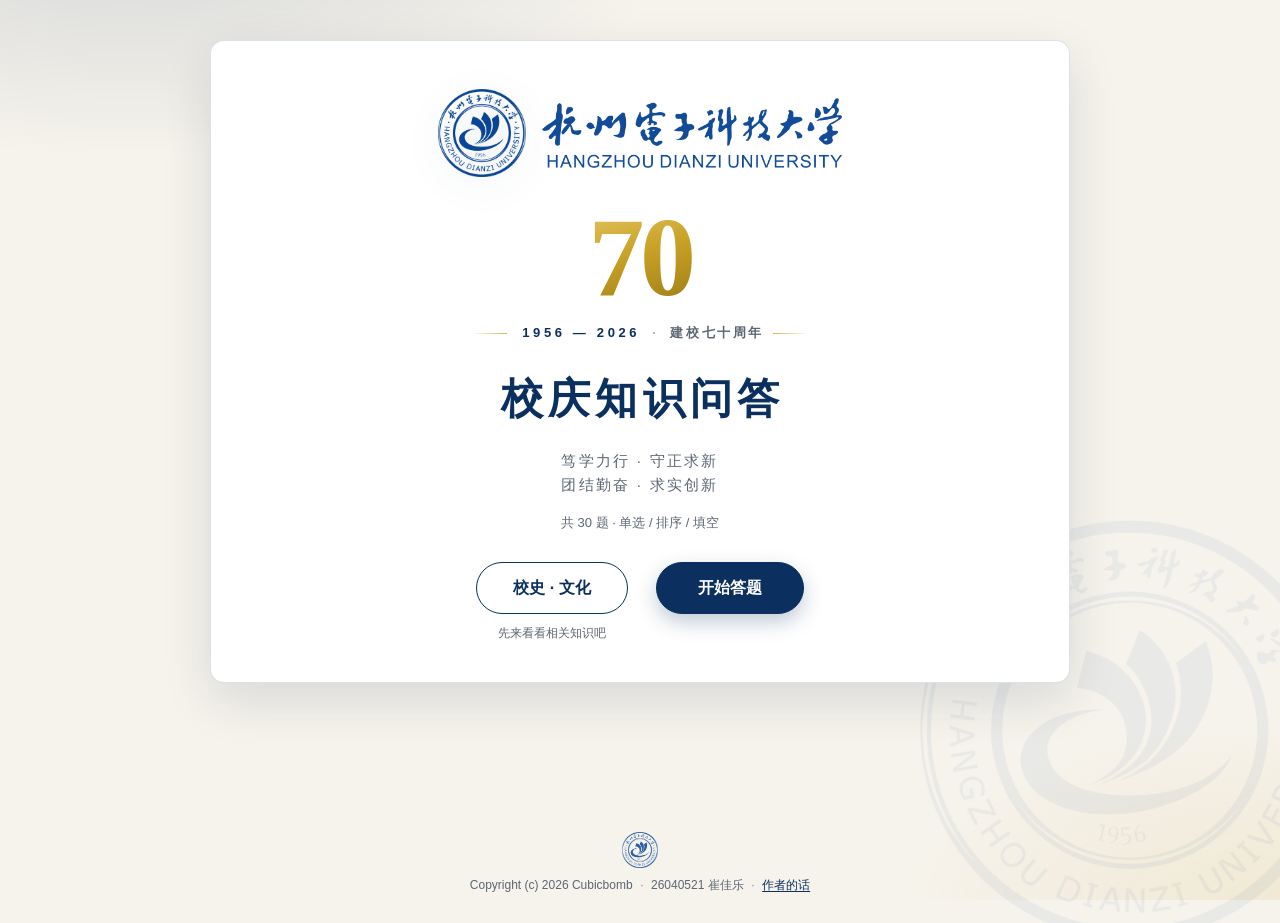
<file: index.html>
<!DOCTYPE html>
<html lang="zh-CN">
  <head>
    <meta charset="UTF-8" />
    <meta name="viewport" content="width=device-width, initial-scale=1.0" />
    <title>杭州电子科技大学 70 周年知识问答</title>
    <link rel="icon" type="image/png" href="assets/favicon.png" />
    <link rel="stylesheet" href="styles.css" />
  </head>
  <body>
    <div class="page-bg" aria-hidden="true"></div>
    <div class="page-emblem" aria-hidden="true">
      <img src="assets/emblem-t.png" alt="" width="520" height="520" />
    </div>
    <main id="app" class="app">
      <!-- 封面 -->
      <section id="screen-cover" class="screen cover">
        <div class="cover-brand">
          <img
            class="cover-emblem"
            src="assets/emblem-t.png"
            alt="杭州电子科技大学校徽"
            width="88"
            height="88"
            decoding="async"
          />
          <img
            class="cover-wordmark"
            src="assets/wordmark-t.png"
            alt="杭州电子科技大学 HANGZHOU DIANZI UNIVERSITY"
            width="300"
            height="70"
            decoding="async"
          />
        </div>
        <div class="cover-badge" aria-hidden="true">
          <span class="cover-70">70</span>
          <div class="cover-badge-meta">
            <span class="cover-badge-rule"></span>
            <span class="cover-years">1956 — 2026</span>
            <span class="cover-badge-sep">·</span>
            <span class="cover-badge-text">建校七十周年</span>
            <span class="cover-badge-rule cover-badge-rule-end"></span>
          </div>
        </div>
        <h1 class="cover-title">校庆知识问答</h1>
        <p class="cover-sub">笃学力行 · 守正求新<br />团结勤奋 · 求实创新</p>
        <p class="cover-meta" id="cover-meta">共 0 题 · 单选 / 排序 / 填空</p>
        <div class="cover-actions">
          <div class="cover-action">
            <a class="btn btn-ghost" href="history.html">校史 · 文化</a>
            <p class="cover-action-note">先来看看相关知识吧</p>
          </div>
          <div class="cover-action">
            <button type="button" id="btn-start" class="btn btn-primary">开始答题</button>
          </div>
        </div>
        <p id="cover-error" class="cover-error" hidden>题库加载失败，请确认 data/questions.js 存在后刷新。</p>
      </section>

      <!-- 答题 -->
      <section id="screen-quiz" class="screen quiz" hidden>
        <header class="quiz-top">
          <div class="quiz-progress-label">
            <img
              class="quiz-emblem"
              src="assets/emblem-t.png"
              alt=""
              width="36"
              height="36"
              decoding="async"
            />
            <div class="quiz-progress-meta">
              <span id="quiz-index">第 1 题</span>
              <span class="quiz-topic" id="quiz-topic"></span>
            </div>
            <div class="quiz-exit-links">
              <a class="quiz-exit" href="index.html">退出</a>
              <span class="quiz-exit-divider" aria-hidden="true"></span>
              <a class="quiz-exit" href="history.html">再看看介绍？</a>
            </div>
          </div>
          <div class="quiz-progress" aria-hidden="true">
            <div id="quiz-bar" class="quiz-bar"></div>
          </div>
        </header>
        <h2 id="quiz-prompt" class="quiz-prompt"></h2>
        <div id="quiz-body" class="quiz-body"></div>
        <div id="quiz-feedback" class="quiz-feedback" hidden>
          <p id="feedback-badge" class="feedback-badge"></p>
          <p id="feedback-explain" class="feedback-explain"></p>
        </div>
        <footer class="quiz-actions">
          <button type="button" id="btn-submit" class="btn btn-primary">提交答案</button>
          <button type="button" id="btn-next" class="btn btn-primary" hidden>下一题</button>
        </footer>
      </section>

      <!-- 结果 -->
      <section id="screen-result" class="screen result" hidden>
        <img
          class="result-emblem"
          src="assets/emblem-t.png"
          alt=""
          width="88"
          height="88"
          decoding="async"
        />
        <p class="result-kicker">答题完成</p>
        <p class="result-score"><span id="result-correct">0</span><span class="result-total" id="result-total">/0</span></p>
        <p class="result-rate" id="result-rate">正确率 0%</p>
        <p class="result-comment" id="result-comment"></p>
        <ul id="result-wrong" class="result-wrong"></ul>
        <div class="result-actions">
          <button type="button" id="btn-retry" class="btn btn-primary">再答一次</button>
          <a class="btn btn-ghost" href="history.html">了解校史与校园文化</a>
        </div>
      </section>
    </main>
    <footer class="site-foot">
      <img
        class="foot-emblem"
        src="assets/emblem-t.png"
        alt=""
        width="36"
        height="36"
        decoding="async"
      />
      <p>
        <span>Copyright (c) 2026 Cubicbomb</span>
        <span class="foot-sep" aria-hidden="true">·</span>
        <span>26040521 崔佳乐</span>
        <span class="foot-sep" aria-hidden="true">·</span>
        <button type="button" id="btn-author-note" class="foot-link">作者的话</button>
      </p>
    </footer>

    <dialog id="author-note-dialog" class="author-note-dialog" aria-labelledby="author-note-title">
      <div class="author-note-panel">
        <header class="author-note-head">
          <h2 id="author-note-title">作者的话</h2>
          <button type="button" id="btn-author-close" class="author-note-close" aria-label="关闭">×</button>
        </header>
        <div class="author-note-body">
          <p>这就是我的纲要课实践作业了。</p>
          <p>因为要求中说「不接受完全以 AI 自动生成作业」，我觉得有必要为这个项目加上一些补充。</p>
          <p>这个项目很大部分是使用 AI 搭建的，但在设计方面融入了很多我们自己的元素和风格，并没有完全丢给 AI 做。和 AI 一轮一轮对话、查看效果、一遍一遍测试、发现缺陷、提出优化方案、审核每次的改动，还是相当费时的。所以还是花了不少精力的。虽然看上去还是有很大 AI 味，但是很显然，搭建这样的一个项目，并不是向 AI 许个愿就能实现的。</p>
          <p>我花了相当多的时间优化排版。也许这不止是一个问答程序，把他当作一个网页艺术作品也许更合适。</p>
          <p>关于这个项目：</p>
          <ul>
            <li>创新性地添加了校史排序的小题目。</li>
            <li>把杭电的校徽标志融入进去也是花了相当多的精力。</li>
            <li>70 周年相关的标志没能找到官方文件，所以可能有所欠缺。</li>
          </ul>
          <p>使用 Mimo Desktop 构建，模型使用 Mimo-V2.6-Flash，词元消耗量约 30M。</p>
          <p>仓库地址<a href="https://github.com/Cubicbomb/HDU70thQA" target="_blank" rel="noopener noreferrer">https://github.com/Cubicbomb/HDU70thQA</a></p>
          <p class="author-note-sign">——26040521 崔佳乐</p>
        </div>
      </div>
    </dialog>

    <script src="data/questions.js"></script>
    <script src="app.js"></script>
  </body>
</html>
</file>
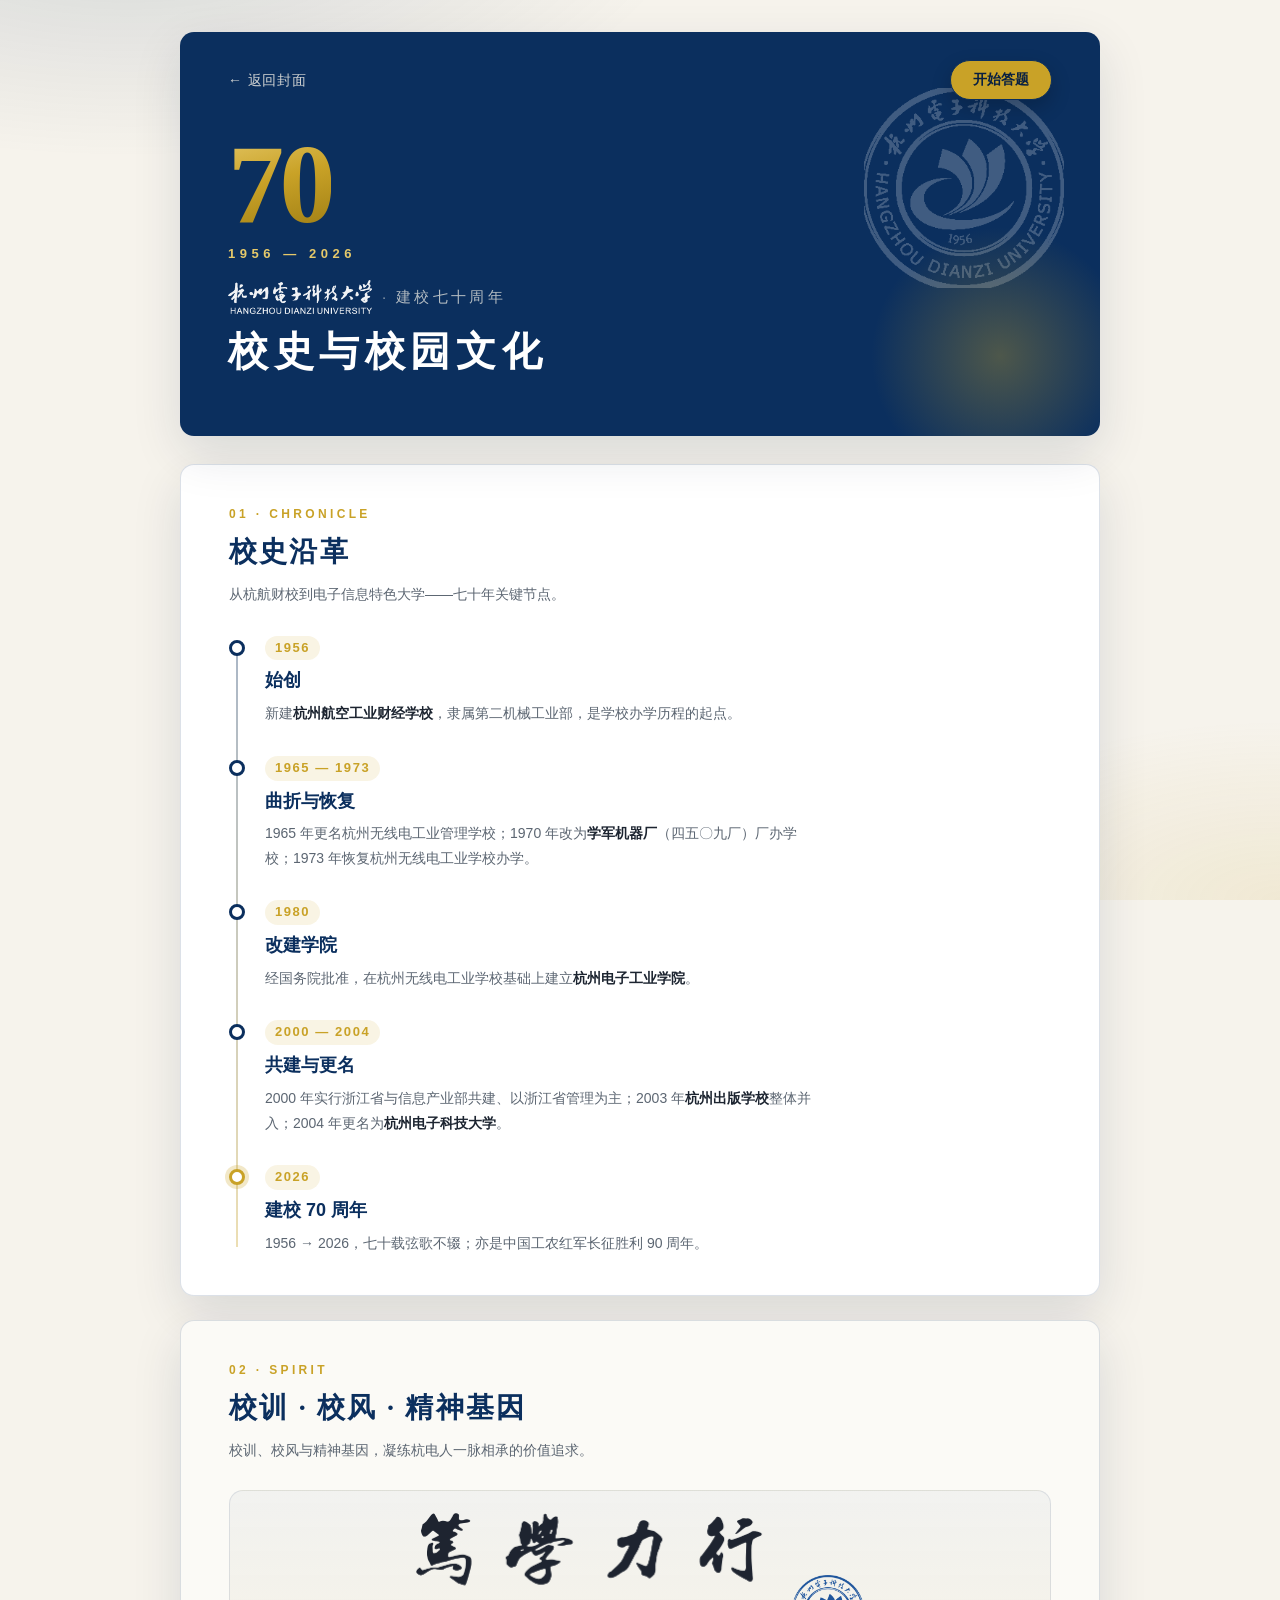
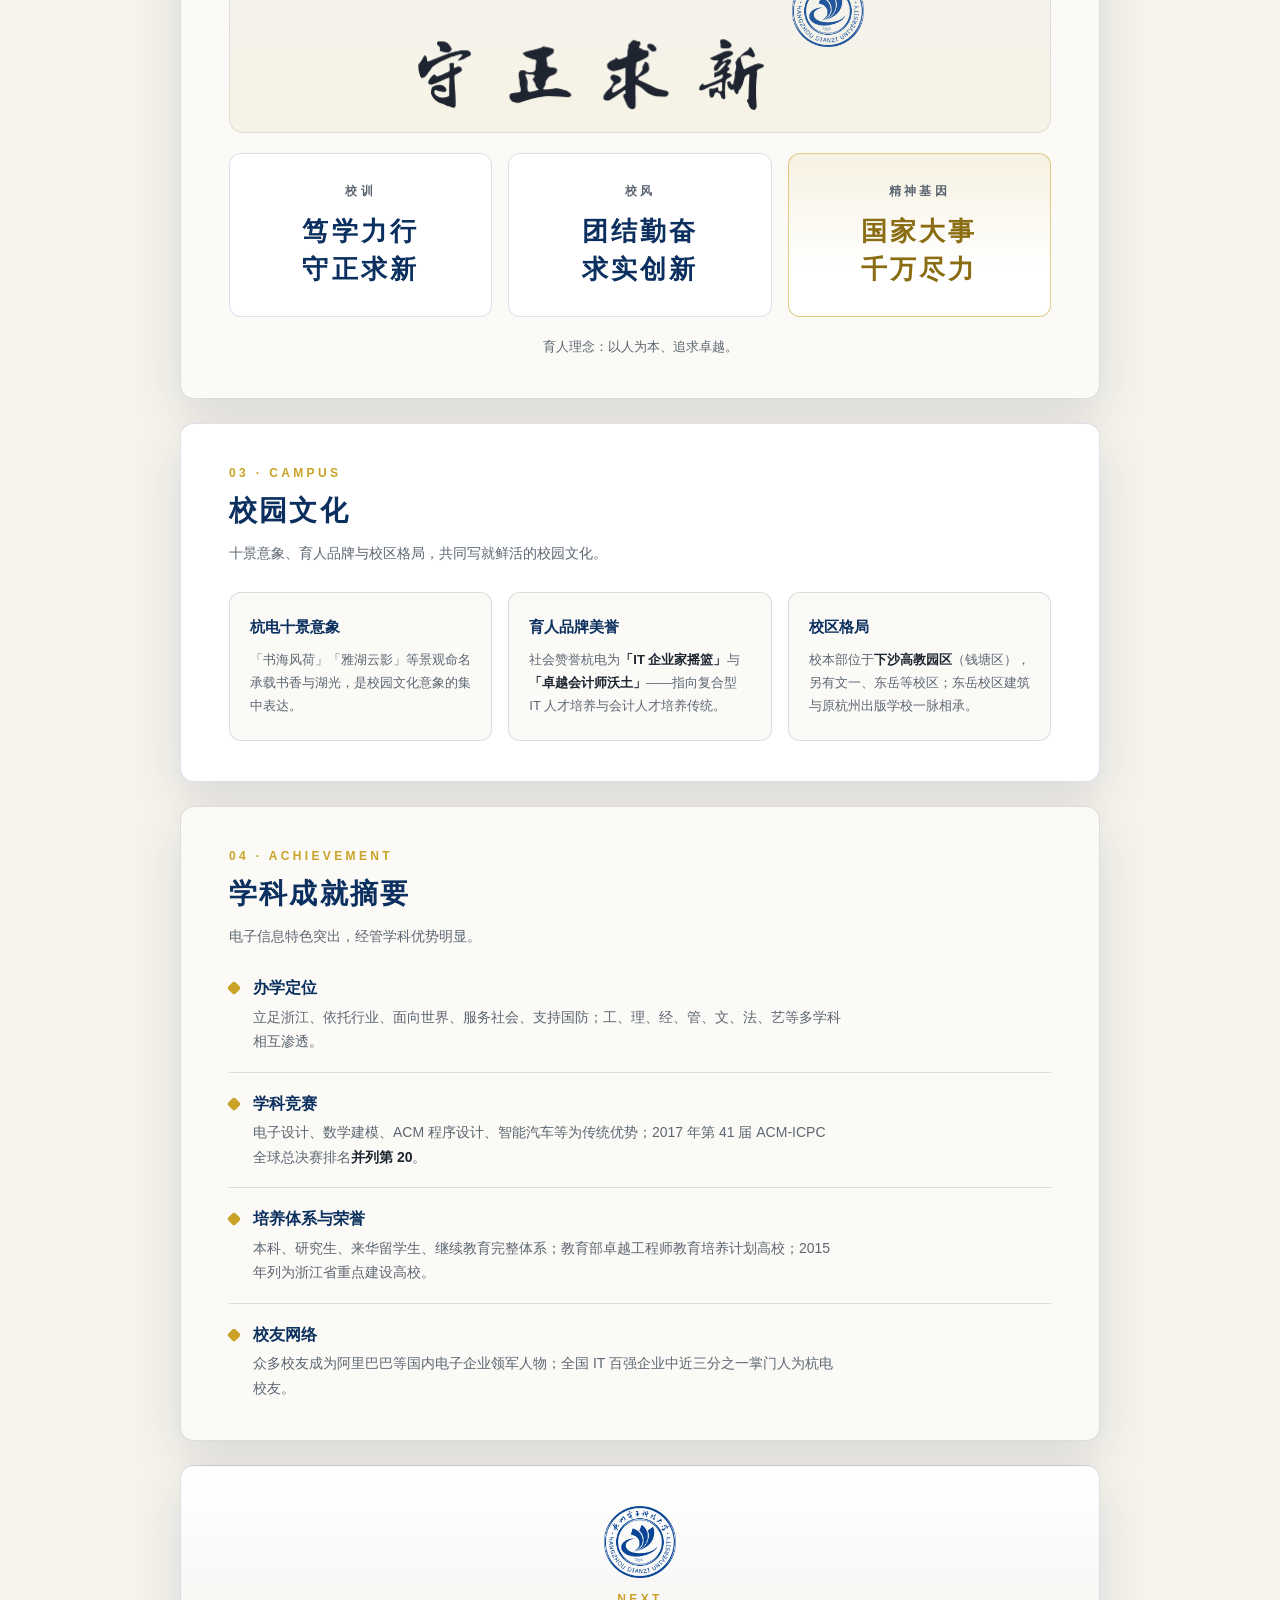
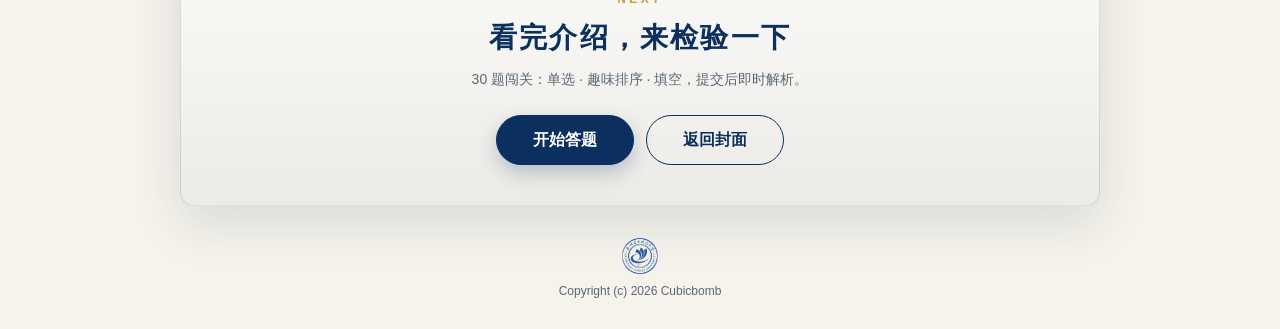
<file: history.html>
<!DOCTYPE html>
<html lang="zh-CN">
  <head>
    <meta charset="UTF-8" />
    <meta name="viewport" content="width=device-width, initial-scale=1.0" />
    <title>校史与校园文化 · 杭州电子科技大学 70 周年</title>
    <link rel="icon" type="image/png" href="assets/favicon.png" />
    <link rel="stylesheet" href="styles.css" />
  </head>
  <body class="history-page">
    <div class="page-bg" aria-hidden="true"></div>
    <main class="history">
      <!-- Hero -->
      <header class="h-hero">
        <img
          class="h-hero-emblem"
          src="assets/emblem-white.png"
          alt=""
          width="200"
          height="200"
          decoding="async"
        />
        <nav class="h-nav">
          <a class="h-link" href="index.html">← 返回封面</a>
          <a class="btn btn-primary btn-sm" href="index.html#start">开始答题</a>
        </nav>
        <div class="h-hero-badge" aria-hidden="true">
          <span class="h-70">70</span>
          <span class="h-years">1956 — 2026</span>
        </div>
        <p class="h-kicker">
          <img
            class="h-kicker-wordmark"
            src="assets/wordmark-t.png"
            alt="杭州电子科技大学"
            width="132"
            height="34"
            decoding="async"
          />
          <span class="h-kicker-sep" aria-hidden="true">·</span>
          <span class="h-kicker-text">建校七十周年</span>
        </p>
        <h1 class="h-title">校史与校园文化</h1>
      </header>

      <!-- 校史沿革 -->
      <section class="h-section" id="timeline" aria-labelledby="h-timeline-title">
        <div class="h-section-head">
          <p class="h-section-kicker">01 · Chronicle</p>
          <h2 class="h-section-title" id="h-timeline-title">校史沿革</h2>
          <p class="h-section-desc">从杭航财校到电子信息特色大学——七十年关键节点。</p>
        </div>
        <ol class="h-timeline">
          <li class="h-tl-item">
            <span class="h-tl-dot" aria-hidden="true"></span>
            <div class="h-tl-body">
              <span class="h-tl-year">1956</span>
              <h3 class="h-tl-title">始创</h3>
              <p class="h-tl-text">新建<strong>杭州航空工业财经学校</strong>，隶属第二机械工业部，是学校办学历程的起点。</p>
            </div>
          </li>
          <li class="h-tl-item">
            <span class="h-tl-dot" aria-hidden="true"></span>
            <div class="h-tl-body">
              <span class="h-tl-year">1965 — 1973</span>
              <h3 class="h-tl-title">曲折与恢复</h3>
              <p class="h-tl-text">1965 年更名杭州无线电工业管理学校；1970 年改为<strong>学军机器厂</strong>（四五〇九厂）厂办学校；1973 年恢复杭州无线电工业学校办学。</p>
            </div>
          </li>
          <li class="h-tl-item">
            <span class="h-tl-dot" aria-hidden="true"></span>
            <div class="h-tl-body">
              <span class="h-tl-year">1980</span>
              <h3 class="h-tl-title">改建学院</h3>
              <p class="h-tl-text">经国务院批准，在杭州无线电工业学校基础上建立<strong>杭州电子工业学院</strong>。</p>
            </div>
          </li>
          <li class="h-tl-item">
            <span class="h-tl-dot" aria-hidden="true"></span>
            <div class="h-tl-body">
              <span class="h-tl-year">2000 — 2004</span>
              <h3 class="h-tl-title">共建与更名</h3>
              <p class="h-tl-text">2000 年实行浙江省与信息产业部共建、以浙江省管理为主；2003 年<strong>杭州出版学校</strong>整体并入；2004 年更名为<strong>杭州电子科技大学</strong>。</p>
            </div>
          </li>
          <li class="h-tl-item h-tl-item-accent">
            <span class="h-tl-dot" aria-hidden="true"></span>
            <div class="h-tl-body">
              <span class="h-tl-year">2026</span>
              <h3 class="h-tl-title">建校 70 周年</h3>
              <p class="h-tl-text">1956 → 2026，七十载弦歌不辍；亦是中国工农红军长征胜利 90 周年。</p>
            </div>
          </li>
        </ol>
      </section>

      <!-- 校训校风 -->
      <section class="h-section h-section-alt" id="motto" aria-labelledby="h-motto-title">
        <div class="h-section-head">
          <p class="h-section-kicker">02 · Spirit</p>
          <h2 class="h-section-title" id="h-motto-title">校训 · 校风 · 精神基因</h2>
          <p class="h-section-desc">校训、校风与精神基因，凝练杭电人一脉相承的价值追求。</p>
        </div>
        <div class="h-motto-banner" aria-hidden="true">
          <img
            src="assets/motto-t.png"
            alt=""
            width="348"
            height="198"
            decoding="async"
          />
          <img
            class="h-motto-seal"
            src="assets/emblem-t.png"
            alt=""
            width="72"
            height="72"
            decoding="async"
          />
        </div>
        <div class="h-motto-grid">
          <article class="h-motto-card">
            <p class="h-motto-label">校训</p>
            <p class="h-motto-text">笃学力行<br />守正求新</p>
          </article>
          <article class="h-motto-card">
            <p class="h-motto-label">校风</p>
            <p class="h-motto-text">团结勤奋<br />求实创新</p>
          </article>
          <article class="h-motto-card h-motto-card-gold">
            <p class="h-motto-label">精神基因</p>
            <p class="h-motto-text">国家大事<br />千万尽力</p>
          </article>
        </div>
        <p class="h-note">育人理念：以人为本、追求卓越。</p>
      </section>

      <!-- 校园文化 -->
      <section class="h-section" id="culture" aria-labelledby="h-culture-title">
        <div class="h-section-head">
          <p class="h-section-kicker">03 · Campus</p>
          <h2 class="h-section-title" id="h-culture-title">校园文化</h2>
          <p class="h-section-desc">十景意象、育人品牌与校区格局，共同写就鲜活的校园文化。</p>
        </div>
        <div class="h-cards">
          <article class="h-card">
            <h3 class="h-card-title">杭电十景意象</h3>
            <p class="h-card-text">「书海风荷」「雅湖云影」等景观命名承载书香与湖光，是校园文化意象的集中表达。</p>
          </article>
          <article class="h-card">
            <h3 class="h-card-title">育人品牌美誉</h3>
            <p class="h-card-text">社会赞誉杭电为<strong>「IT 企业家摇篮」</strong>与<strong>「卓越会计师沃土」</strong>——指向复合型 IT 人才培养与会计人才培养传统。</p>
          </article>
          <article class="h-card">
            <h3 class="h-card-title">校区格局</h3>
            <p class="h-card-text">校本部位于<strong>下沙高教园区</strong>（钱塘区），另有文一、东岳等校区；东岳校区建筑与原杭州出版学校一脉相承。</p>
          </article>
        </div>
      </section>

      <!-- 学科成就 -->
      <section class="h-section h-section-alt" id="achievements" aria-labelledby="h-ach-title">
        <div class="h-section-head">
          <p class="h-section-kicker">04 · Achievement</p>
          <h2 class="h-section-title" id="h-ach-title">学科成就摘要</h2>
          <p class="h-section-desc">电子信息特色突出，经管学科优势明显。</p>
        </div>
        <ul class="h-ach-list">
          <li class="h-ach-item">
            <span class="h-ach-mark" aria-hidden="true"></span>
            <div>
              <h3 class="h-ach-title">办学定位</h3>
              <p class="h-ach-text">立足浙江、依托行业、面向世界、服务社会、支持国防；工、理、经、管、文、法、艺等多学科相互渗透。</p>
            </div>
          </li>
          <li class="h-ach-item">
            <span class="h-ach-mark" aria-hidden="true"></span>
            <div>
              <h3 class="h-ach-title">学科竞赛</h3>
              <p class="h-ach-text">电子设计、数学建模、ACM 程序设计、智能汽车等为传统优势；2017 年第 41 届 ACM-ICPC 全球总决赛排名<strong>并列第 20</strong>。</p>
            </div>
          </li>
          <li class="h-ach-item">
            <span class="h-ach-mark" aria-hidden="true"></span>
            <div>
              <h3 class="h-ach-title">培养体系与荣誉</h3>
              <p class="h-ach-text">本科、研究生、来华留学生、继续教育完整体系；教育部卓越工程师教育培养计划高校；2015 年列为浙江省重点建设高校。</p>
            </div>
          </li>
          <li class="h-ach-item">
            <span class="h-ach-mark" aria-hidden="true"></span>
            <div>
              <h3 class="h-ach-title">校友网络</h3>
              <p class="h-ach-text">众多校友成为阿里巴巴等国内电子企业领军人物；全国 IT 百强企业中近三分之一掌门人为杭电校友。</p>
            </div>
          </li>
        </ul>
      </section>

      <!-- 行动区 -->
      <section class="h-section h-cta" aria-labelledby="h-cta-title">
        <img
          class="h-cta-emblem"
          src="assets/emblem-t.png"
          alt=""
          width="72"
          height="72"
          decoding="async"
        />
        <p class="h-section-kicker">Next</p>
        <h2 class="h-section-title" id="h-cta-title">看完介绍，来检验一下</h2>
        <p class="h-section-desc">30 题闯关：单选 · 趣味排序 · 填空，提交后即时解析。</p>
        <div class="h-cta-actions">
          <a class="btn btn-primary" href="index.html#start">开始答题</a>
          <a class="btn btn-ghost" href="index.html">返回封面</a>
        </div>
      </section>
    </main>
    <footer class="site-foot">
      <img
        class="foot-emblem"
        src="assets/emblem-t.png"
        alt=""
        width="36"
        height="36"
        decoding="async"
      />
      <p>Copyright (c) 2026 Cubicbomb</p>
    </footer>
  </body>
</html>
</file>
<file: styles.css>
/* HDU 70th Quiz — 校庆学术海报风：深蓝 + 金 + 暖灰白 */
:root {
  --navy: #0b2f5e;
  --navy-deep: #071f42;
  --gold: #c9a227;
  --gold-soft: #e6c96a;
  --paper: #f6f3ec;
  --ink: #1c2430;
  --muted: #5c6672;
  --ok: #1f7a4c;
  --bad: #b33a3a;
  --line: rgba(11, 47, 94, 0.14);
  --card: #ffffff;
  --shadow: 0 18px 50px rgba(7, 31, 66, 0.12);
  --radius: 14px;
  --font-display: "Songti SC", "SimSun", "Noto Serif SC", serif;
  --font-body: "PingFang SC", "Microsoft YaHei", "Segoe UI", sans-serif;
}

* {
  box-sizing: border-box;
}

html,
body {
  margin: 0;
  min-height: 100%;
}

body {
  font-family: var(--font-body);
  color: var(--ink);
  background: var(--paper);
  line-height: 1.6;
}

.page-bg {
  position: fixed;
  inset: 0;
  pointer-events: none;
  background:
    radial-gradient(ellipse 80% 50% at 10% -10%, rgba(11, 47, 94, 0.14), transparent 55%),
    radial-gradient(ellipse 60% 40% at 100% 100%, rgba(201, 162, 39, 0.12), transparent 50%);
  z-index: 0;
}

.app {
  position: relative;
  z-index: 1;
  width: min(860px, calc(100% - 48px));
  margin: 40px auto 24px;
  min-height: calc(100vh - 140px);
}

.screen {
  background: var(--card);
  border: 1px solid var(--line);
  border-radius: var(--radius);
  box-shadow: var(--shadow);
  padding: 48px 56px 40px;
}

/* —— 封面 —— */
.cover {
  text-align: center;
  padding-top: 48px;
}

/* 校徽 + 书法校名：横向一组学校标识 */
.cover-brand {
  display: flex;
  flex-direction: row;
  align-items: center;
  justify-content: center;
  gap: 16px;
  margin-bottom: 24px;
  position: relative;
  z-index: 1;
}

.cover-emblem {
  display: block;
  flex: 0 0 auto;
  width: 88px;
  height: 88px;
  object-fit: contain;
  filter: drop-shadow(0 8px 18px rgba(11, 47, 94, 0.12));
}

.cover-wordmark {
  display: block;
  width: min(300px, 62%);
  height: auto;
  object-fit: contain;
  opacity: 0.96;
}

/* 大号 70 主视觉 + 周年信息 */
.cover-badge {
  display: inline-flex;
  flex-direction: column;
  align-items: center;
  gap: 10px;
  margin-bottom: 20px;
  position: relative;
  z-index: 1;
}

.cover-70 {
  font-family: var(--font-display);
  font-size: 112px;
  font-weight: 700;
  line-height: 1;
  letter-spacing: -0.04em;
  background: linear-gradient(165deg, var(--gold-soft), var(--gold) 45%, #9a7a12);
  -webkit-background-clip: text;
  background-clip: text;
  color: transparent;
}

.cover-badge-meta {
  display: inline-flex;
  align-items: center;
  justify-content: center;
  flex-wrap: wrap;
  gap: 10px 12px;
  font-size: 13px;
  font-weight: 600;
  color: var(--muted);
}

.cover-years {
  letter-spacing: 0.28em;
  text-indent: 0.28em;
  color: var(--navy);
}

.cover-badge-sep {
  opacity: 0.5;
}

.cover-badge-text {
  letter-spacing: 0.2em;
  margin-right: -0.2em;
  text-indent: 0.2em;
}

.cover-badge-rule {
  display: block;
  width: 36px;
  height: 1px;
  background: linear-gradient(90deg, transparent, rgba(201, 162, 39, 0.8));
  flex: 0 0 auto;
}

.cover-badge-rule-end {
  background: linear-gradient(90deg, rgba(201, 162, 39, 0.8), transparent);
}

.cover-title {
  margin: 2px 0 16px;
  font-family: var(--font-display);
  font-size: 42px;
  font-weight: 700;
  color: var(--navy);
  letter-spacing: 0.12em;
  text-indent: 0.12em;
  position: relative;
  z-index: 1;
}

.cover-sub {
  margin: 0 0 16px;
  color: var(--muted);
  font-size: 15px;
  letter-spacing: 0.15em;
}

.cover-meta {
  margin: 0 0 28px;
  font-size: 13px;
  color: var(--muted);
}

.cover-error {
  margin-top: 16px;
  color: var(--bad);
  font-size: 14px;
}

/* —— 按钮 —— */
.btn {
  appearance: none;
  border: none;
  cursor: pointer;
  font-family: inherit;
  font-size: 16px;
  font-weight: 600;
  padding: 14px 36px;
  border-radius: 999px;
  text-decoration: none;
  display: inline-flex;
  align-items: center;
  justify-content: center;
  line-height: 1.25;
  transition: transform 0.12s ease, box-shadow 0.12s ease, background 0.12s ease;
}

.btn:focus-visible {
  outline: 3px solid var(--gold);
  outline-offset: 2px;
}

.btn-primary {
  background: var(--navy);
  color: #fff;
  /* 与 ghost 同宽描边，保证两钮等高 */
  border: 1.5px solid var(--navy);
  box-shadow: 0 8px 20px rgba(11, 47, 94, 0.25);
}

.btn-primary:hover:not(:disabled) {
  background: var(--navy-deep);
  transform: translateY(-1px);
}

.btn-primary:disabled {
  opacity: 0.45;
  cursor: not-allowed;
  box-shadow: none;
}

.btn-ghost {
  background: transparent;
  color: var(--navy);
  border: 1.5px solid var(--navy);
  text-decoration: none;
}

.btn-ghost:hover {
  text-decoration: none;
}

.btn-ghost:disabled {
  opacity: 0.45;
  cursor: not-allowed;
  box-shadow: none;
  transform: none;
}

/* —— 答题 —— */
.quiz-top {
  margin-bottom: 28px;
}

.quiz-progress-label {
  display: flex;
  justify-content: space-between;
  align-items: center;
  flex-wrap: wrap;
  gap: 12px;
  margin-bottom: 10px;
  font-size: 14px;
  color: var(--muted);
}

.quiz-progress-label .quiz-progress-meta {
  flex: 1 1 auto;
  min-width: 0;
}

.quiz-progress-meta {
  display: flex;
  flex-wrap: wrap;
  align-items: baseline;
  gap: 12px;
  min-width: 0;
}

.quiz-topic {
  color: var(--navy);
  font-weight: 600;
}

.quiz-progress {
  height: 8px;
  background: rgba(11, 47, 94, 0.08);
  border-radius: 999px;
  overflow: hidden;
}

.quiz-bar {
  height: 100%;
  width: 0%;
  border-radius: 999px;
  background: linear-gradient(90deg, var(--navy), var(--gold));
  transition: width 0.35s ease;
}

.quiz-prompt {
  margin: 0 0 24px;
  font-family: var(--font-display);
  font-size: 24px;
  font-weight: 700;
  color: var(--navy);
  line-height: 1.5;
}

.quiz-body {
  min-height: 120px;
}

/* 单选 */
.choice-list {
  display: grid;
  gap: 12px;
}

.choice {
  display: flex;
  align-items: flex-start;
  gap: 12px;
  padding: 14px 18px;
  border: 1.5px solid var(--line);
  border-radius: 10px;
  background: #fbfaf7;
  cursor: pointer;
  text-align: left;
  font-family: inherit;
  font-size: 16px;
  color: var(--ink);
  transition: border-color 0.12s ease, background 0.12s ease;
}

.choice:hover:not(:disabled) {
  border-color: var(--navy);
  background: #fff;
}

.choice.selected {
  border-color: var(--navy);
  background: rgba(11, 47, 94, 0.06);
  font-weight: 600;
}

.choice:disabled {
  cursor: default;
}

.choice.correct {
  border-color: var(--ok);
  background: rgba(31, 122, 76, 0.08);
}

.choice.wrong {
  border-color: var(--bad);
  background: rgba(179, 58, 58, 0.07);
}

.choice-key {
  flex: 0 0 auto;
  width: 28px;
  height: 28px;
  border-radius: 50%;
  background: var(--navy);
  color: #fff;
  font-size: 13px;
  font-weight: 700;
  display: grid;
  place-items: center;
  margin-top: 1px;
}

/* 排序 */
.order-list {
  display: grid;
  gap: 10px;
}

.order-item {
  display: flex;
  align-items: center;
  gap: 12px;
  padding: 12px 14px;
  border: 1.5px solid var(--line);
  border-radius: 10px;
  background: #fbfaf7;
}

.order-item.is-correct-order {
  border-color: var(--ok);
  background: rgba(31, 122, 76, 0.08);
}

.order-item.is-wrong-order {
  border-color: var(--bad);
  background: rgba(179, 58, 58, 0.06);
}

.order-rank {
  flex: 0 0 auto;
  width: 28px;
  height: 28px;
  border-radius: 50%;
  background: var(--gold);
  color: var(--navy-deep);
  font-weight: 700;
  font-size: 14px;
  display: grid;
  place-items: center;
}

.order-text {
  flex: 1;
  font-size: 15px;
}

.order-btns {
  display: flex;
  gap: 6px;
}

.order-btns button {
  width: 36px;
  height: 32px;
  border-radius: 8px;
  border: 1.5px solid var(--navy);
  background: #fff;
  color: var(--navy);
  font-size: 14px;
  font-weight: 700;
  cursor: pointer;
}

.order-btns button:disabled {
  opacity: 0.3;
  cursor: not-allowed;
}

.order-btns button:hover:not(:disabled) {
  background: var(--navy);
  color: #fff;
}

/* 填空 */
.fill-row {
  display: flex;
  gap: 12px;
  align-items: center;
}

.fill-input {
  flex: 1;
  font-family: inherit;
  font-size: 17px;
  padding: 14px 16px;
  border: 1.5px solid var(--line);
  border-radius: 10px;
  background: #fbfaf7;
  color: var(--ink);
}

.fill-input:focus {
  outline: none;
  border-color: var(--navy);
  background: #fff;
}

.fill-input.is-correct {
  border-color: var(--ok);
  background: rgba(31, 122, 76, 0.08);
}

.fill-input.is-wrong {
  border-color: var(--bad);
  background: rgba(179, 58, 58, 0.07);
}

.fill-hint {
  font-size: 13px;
  color: var(--muted);
  margin-top: 10px;
}

/* 反馈 */
.quiz-feedback {
  margin-top: 24px;
  padding: 16px 20px;
  border-radius: 10px;
  border-left: 4px solid var(--navy);
  background: rgba(11, 47, 94, 0.05);
}

.quiz-feedback.ok {
  border-left-color: var(--ok);
  background: rgba(31, 122, 76, 0.08);
}

.quiz-feedback.bad {
  border-left-color: var(--bad);
  background: rgba(179, 58, 58, 0.06);
}

.feedback-badge {
  margin: 0 0 6px;
  font-weight: 700;
  font-size: 16px;
}

.quiz-feedback.ok .feedback-badge {
  color: var(--ok);
}

.quiz-feedback.bad .feedback-badge {
  color: var(--bad);
}

.feedback-explain {
  margin: 0;
  font-size: 14px;
  color: var(--muted);
  line-height: 1.7;
}

.quiz-actions {
  margin-top: 28px;
  display: flex;
  justify-content: flex-end;
  gap: 12px;
}

/* —— 结果 —— */
.result {
  text-align: center;
  padding-top: 56px;
}

.result-kicker {
  margin: 0;
  letter-spacing: 0.25em;
  font-size: 14px;
  color: var(--muted);
}

.result-score {
  margin: 8px 0 4px;
  font-family: var(--font-display);
  font-size: 88px;
  font-weight: 700;
  line-height: 1;
  color: var(--navy);
}

.result-score .result-total {
  font-size: 36px;
  color: var(--muted);
  margin-left: 4px;
}

.result-rate {
  margin: 8px 0 4px;
  font-size: 18px;
  font-weight: 700;
  color: var(--gold);
  letter-spacing: 0.08em;
}

.result-comment {
  margin: 12px auto 8px;
  max-width: 420px;
  color: var(--muted);
  font-size: 15px;
}

.result-wrong {
  list-style: none;
  margin: 24px auto 28px;
  padding: 0;
  max-width: 560px;
  text-align: left;
  display: grid;
  gap: 8px;
}

.result-wrong:empty {
  display: none;
}

.result-wrong li {
  font-size: 13px;
  color: var(--bad);
  background: rgba(179, 58, 58, 0.06);
  border-radius: 8px;
  padding: 10px 14px;
}

.result-wrong .wrong-ok {
  color: var(--muted);
}

/* —— 校徽元素（来源：学校标志使用规范 · assets/） —— */
.page-emblem {
  position: fixed;
  right: -60px;
  bottom: -40px;
  width: 420px;
  height: 420px;
  pointer-events: none;
  z-index: 0;
  opacity: 0.05;
  filter: grayscale(10%);
}

.page-emblem img {
  width: 100%;
  height: 100%;
  object-fit: contain;
}

.quiz-emblem {
  flex: 0 0 auto;
  width: 36px;
  height: 36px;
  object-fit: contain;
  margin-right: 4px;
}

.result-emblem {
  display: block;
  margin: 0 auto 16px;
  width: 88px;
  height: 88px;
  object-fit: contain;
}

.site-foot {
  position: relative;
  z-index: 1;
  text-align: center;
  font-size: 12px;
  color: var(--muted);
  padding: 8px 24px 28px;
}

.site-foot .foot-emblem {
  display: block;
  margin: 0 auto 8px;
  width: 36px;
  height: 36px;
  object-fit: contain;
  opacity: 0.85;
}

.site-foot p {
  margin: 0;
}

.site-foot .foot-sep {
  margin: 0 0.35em;
  opacity: 0.7;
}

.site-foot .foot-link {
  appearance: none;
  border: 0;
  background: none;
  padding: 0;
  font: inherit;
  color: var(--navy);
  text-decoration: underline;
  text-underline-offset: 2px;
  cursor: pointer;
}

.site-foot .foot-link:hover,
.site-foot .foot-link:focus-visible {
  color: var(--gold);
}

/* 作者的话弹窗 */
.author-note-dialog {
  border: 0;
  padding: 0;
  background: transparent;
  max-width: min(560px, calc(100vw - 32px));
  width: 100%;
  color: var(--ink);
}

.author-note-dialog::backdrop {
  background: rgba(7, 31, 66, 0.48);
}

.author-note-panel {
  background: var(--card);
  border: 1px solid var(--line);
  border-radius: var(--radius);
  box-shadow: var(--shadow);
  overflow: hidden;
}

.author-note-head {
  display: flex;
  align-items: center;
  justify-content: space-between;
  gap: 16px;
  padding: 18px 22px 12px;
  border-bottom: 1px solid var(--line);
}

.author-note-head h2 {
  margin: 0;
  font-family: var(--font-display);
  font-size: 20px;
  font-weight: 600;
  color: var(--navy);
}

.author-note-close {
  appearance: none;
  border: 0;
  background: none;
  width: 32px;
  height: 32px;
  border-radius: 8px;
  font-size: 22px;
  line-height: 1;
  color: var(--muted);
  cursor: pointer;
}

.author-note-close:hover,
.author-note-close:focus-visible {
  background: rgba(11, 47, 94, 0.08);
  color: var(--navy);
}

.author-note-body {
  padding: 16px 22px 22px;
  font-size: 14px;
  line-height: 1.75;
  max-height: min(62vh, 480px);
  overflow: auto;
}

.author-note-body p {
  margin: 0 0 0.85em;
}

.author-note-body ul {
  margin: 0 0 0.85em;
  padding-left: 1.2em;
}

.author-note-body li {
  margin-bottom: 0.35em;
}

.author-note-body a {
  color: var(--navy);
  word-break: break-all;
}

.author-note-sign {
  margin-top: 1.2em !important;
  text-align: right;
  color: var(--muted);
}

/* 历史页 hero 校徽 / 字标 */
.h-hero-emblem {
  position: absolute;
  right: 36px;
  top: 56px;
  width: min(200px, 28vw);
  height: auto;
  opacity: 0.22;
  pointer-events: none;
  z-index: 0;
}

/* 校训书法横幅 */
.h-motto-banner {
  position: relative;
  display: flex;
  align-items: center;
  justify-content: center;
  gap: 28px;
  background: linear-gradient(180deg, rgba(11, 47, 94, 0.04), rgba(201, 162, 39, 0.08));
  border: 1.5px solid rgba(11, 47, 94, 0.1);
  border-radius: 14px;
  padding: 22px 28px;
  margin-bottom: 20px;
  overflow: hidden;
}

.h-motto-banner img:first-child {
  width: min(348px, 70%);
  height: auto;
  object-fit: contain;
}

.h-motto-seal {
  width: 72px;
  height: 72px;
  object-fit: contain;
  opacity: 0.9;
  flex: 0 0 auto;
}

.h-cta-emblem {
  display: block;
  margin: 0 auto 12px;
  width: 72px;
  height: 72px;
  object-fit: contain;
}

.history-page .site-foot {
  display: flex;
  flex-direction: column;
  align-items: center;
  gap: 0;
}

/* —— 封面双入口 —— */
.cover-actions {
  display: flex;
  flex-wrap: wrap;
  gap: 20px 28px;
  justify-content: center;
  align-items: flex-start;
}

.cover-action {
  display: flex;
  flex-direction: column;
  align-items: center;
  gap: 10px;
  min-width: 140px;
}

.cover-action .btn {
  min-width: 148px;
  min-height: 52px;
}

.cover-action-note {
  margin: 0;
  font-size: 12px;
  line-height: 1.5;
  color: var(--muted);
  text-align: center;
  max-width: 12em;
}

.quiz-exit-links {
  display: flex;
  align-items: center;
  gap: 10px;
  flex: 0 0 auto;
}

.quiz-exit-divider {
  width: 1px;
  height: 12px;
  background: rgba(17, 24, 39, 0.18);
  flex: 0 0 auto;
}

.quiz-exit {
  flex: 0 0 auto;
  font-size: 13px;
  color: var(--muted);
  text-decoration: none;
  letter-spacing: 0.04em;
  white-space: nowrap;
}

.quiz-exit:hover {
  color: var(--navy);
  text-decoration: underline;
}

.quiz-exit:focus-visible {
  outline: 2px solid var(--gold);
  outline-offset: 2px;
  border-radius: 4px;
}

.result-actions {
  display: flex;
  flex-wrap: wrap;
  gap: 12px;
  justify-content: center;
  align-items: center;
  margin-top: 8px;
}

.btn-sm {
  font-size: 14px;
  padding: 10px 22px;
}

/* —— 校史 / 校园文化介绍页 —— */
.history-page .history {
  position: relative;
  z-index: 1;
  width: min(920px, calc(100% - 48px));
  margin: 32px auto 24px;
}

.h-hero {
  background: var(--navy);
  color: #f4f1e8;
  border-radius: var(--radius);
  padding: 28px 48px 52px;
  box-shadow: var(--shadow);
  margin-bottom: 28px;
  position: relative;
  overflow: hidden;
}

.h-hero::after {
  content: "";
  position: absolute;
  right: -40px;
  bottom: -60px;
  width: 280px;
  height: 280px;
  border-radius: 50%;
  background: radial-gradient(circle, rgba(201, 162, 39, 0.35), transparent 65%);
  pointer-events: none;
}

.h-nav {
  display: flex;
  justify-content: space-between;
  align-items: center;
  margin-bottom: 28px;
  position: relative;
  z-index: 1;
}

.h-link {
  color: rgba(244, 241, 232, 0.85);
  font-size: 14px;
  text-decoration: none;
  letter-spacing: 0.06em;
}

.h-link:hover {
  color: var(--gold-soft);
}

.h-hero .btn-primary {
  background: var(--gold);
  color: var(--navy-deep);
  box-shadow: 0 8px 20px rgba(0, 0, 0, 0.2);
}

.h-hero .btn-primary:hover:not(:disabled) {
  background: var(--gold-soft);
}

.h-hero-badge {
  display: flex;
  flex-direction: column;
  align-items: flex-start;
  gap: 4px;
  margin-bottom: 16px;
  position: relative;
  z-index: 1;
}

.h-70 {
  font-family: var(--font-display);
  font-size: 112px;
  font-weight: 700;
  line-height: 1;
  letter-spacing: -0.04em;
  background: linear-gradient(165deg, var(--gold-soft), var(--gold) 45%, #9a7a12);
  -webkit-background-clip: text;
  background-clip: text;
  color: transparent;
}

.h-years {
  font-size: 13px;
  letter-spacing: 0.35em;
  color: var(--gold-soft);
  font-weight: 600;
}

.h-kicker {
  display: flex;
  align-items: center;
  flex-wrap: wrap;
  gap: 10px;
  margin: 8px 0 6px;
  font-size: 15px;
  letter-spacing: 0.18em;
  color: rgba(244, 241, 232, 0.72);
  position: relative;
  z-index: 1;
}

.h-kicker-wordmark {
  display: block;
  width: auto;
  height: 34px;
  flex: 0 0 auto;
  object-fit: contain;
  /* blue art → light on navy hero */
  filter: brightness(0) invert(1);
  opacity: 0.94;
}

.h-kicker-sep {
  opacity: 0.75;
  letter-spacing: 0;
}

.h-kicker-text {
  letter-spacing: 0.22em;
  margin-right: -0.22em;
}

.h-title {
  margin: 4px 0 0;
  font-family: var(--font-display);
  font-size: 40px;
  font-weight: 700;
  letter-spacing: 0.14em;
  color: #fff;
  position: relative;
  z-index: 1;
}

.h-lead {
  margin: 0;
  max-width: 36em;
  font-size: 15px;
  line-height: 1.75;
  color: rgba(244, 241, 232, 0.82);
  position: relative;
  z-index: 1;
}

.h-section {
  background: var(--card);
  border: 1px solid var(--line);
  border-radius: var(--radius);
  box-shadow: var(--shadow);
  padding: 40px 48px;
  margin-bottom: 24px;
}

.h-section-alt {
  background: #fbfaf6;
}

.h-section-head {
  margin-bottom: 28px;
}

.h-section-kicker {
  margin: 0 0 6px;
  font-size: 12px;
  letter-spacing: 0.28em;
  text-transform: uppercase;
  color: var(--gold);
  font-weight: 700;
}

.h-section-title {
  margin: 0 0 8px;
  font-family: var(--font-display);
  font-size: 28px;
  font-weight: 700;
  color: var(--navy);
  letter-spacing: 0.08em;
}

.h-section-desc {
  margin: 0;
  font-size: 14px;
  color: var(--muted);
}

/* 时间线 */
.h-timeline {
  list-style: none;
  margin: 0;
  padding: 0;
  position: relative;
}

.h-timeline::before {
  content: "";
  position: absolute;
  left: 7px;
  top: 8px;
  bottom: 8px;
  width: 2px;
  background: linear-gradient(180deg, var(--navy), var(--gold));
  opacity: 0.35;
}

.h-tl-item {
  position: relative;
  padding: 0 0 28px 36px;
}

.h-tl-item:last-child {
  padding-bottom: 0;
}

.h-tl-dot {
  position: absolute;
  left: 0;
  top: 6px;
  width: 16px;
  height: 16px;
  border-radius: 50%;
  background: var(--card);
  border: 3px solid var(--navy);
  z-index: 1;
}

.h-tl-item-accent .h-tl-dot {
  border-color: var(--gold);
  box-shadow: 0 0 0 4px rgba(201, 162, 39, 0.25);
}

.h-tl-year {
  display: inline-block;
  font-size: 13px;
  font-weight: 700;
  letter-spacing: 0.12em;
  color: var(--gold);
  background: rgba(201, 162, 39, 0.12);
  padding: 2px 10px;
  border-radius: 999px;
  margin-bottom: 6px;
}

.h-tl-title {
  margin: 0 0 6px;
  font-size: 18px;
  font-weight: 700;
  color: var(--navy);
}

.h-tl-text {
  margin: 0;
  font-size: 14px;
  color: var(--muted);
  line-height: 1.75;
  max-width: 40em;
}

.h-tl-text strong {
  color: var(--ink);
  font-weight: 600;
}

/* 校训卡片 */
.h-motto-grid {
  display: grid;
  grid-template-columns: repeat(3, 1fr);
  gap: 16px;
}

.h-motto-card {
  border: 1.5px solid var(--line);
  border-radius: 12px;
  background: #fff;
  padding: 28px 16px;
  text-align: center;
  min-height: 160px;
  display: flex;
  flex-direction: column;
  justify-content: center;
}

.h-motto-card-gold {
  border-color: rgba(201, 162, 39, 0.55);
  background: linear-gradient(180deg, rgba(201, 162, 39, 0.1), #fff 70%);
}

.h-motto-label {
  margin: 0 0 12px;
  font-size: 12px;
  letter-spacing: 0.28em;
  color: var(--muted);
  font-weight: 600;
}

.h-motto-text {
  margin: 0;
  font-family: var(--font-display);
  font-size: 26px;
  font-weight: 700;
  color: var(--navy);
  line-height: 1.45;
  letter-spacing: 0.12em;
}

.h-motto-card-gold .h-motto-text {
  color: #8a6d12;
}

.h-note {
  margin: 20px 0 0;
  font-size: 13px;
  color: var(--muted);
  text-align: center;
}

/* 文化卡片 */
.h-cards {
  display: grid;
  grid-template-columns: repeat(3, 1fr);
  gap: 16px;
}

.h-card {
  border: 1.5px solid var(--line);
  border-radius: 12px;
  background: #fbfaf7;
  padding: 22px 20px;
}

.h-card-title {
  margin: 0 0 10px;
  font-size: 15px;
  font-weight: 700;
  color: var(--navy);
}

.h-card-text {
  margin: 0;
  font-size: 13px;
  line-height: 1.75;
  color: var(--muted);
}

.h-card-text strong {
  color: var(--ink);
}

/* 成就列表 */
.h-ach-list {
  list-style: none;
  margin: 0;
  padding: 0;
  display: grid;
  gap: 18px;
}

.h-ach-item {
  display: flex;
  gap: 14px;
  align-items: flex-start;
  padding-bottom: 18px;
  border-bottom: 1px solid var(--line);
}

.h-ach-item:last-child {
  padding-bottom: 0;
  border-bottom: none;
}

.h-ach-mark {
  flex: 0 0 auto;
  width: 10px;
  height: 10px;
  margin-top: 8px;
  border-radius: 2px;
  background: var(--gold);
  transform: rotate(45deg);
}

.h-ach-title {
  margin: 0 0 4px;
  font-size: 16px;
  font-weight: 700;
  color: var(--navy);
}

.h-ach-text {
  margin: 0;
  font-size: 14px;
  line-height: 1.75;
  color: var(--muted);
  max-width: 42em;
}

.h-ach-text strong {
  color: var(--ink);
}

/* CTA */
.h-cta {
  text-align: center;
  background: linear-gradient(180deg, #fff, rgba(11, 47, 94, 0.04));
}

.h-cta .h-section-head,
.h-cta .h-section-desc {
  margin-left: auto;
  margin-right: auto;
}

.h-cta-actions {
  display: flex;
  flex-wrap: wrap;
  gap: 12px;
  justify-content: center;
  margin-top: 24px;
}

@media (max-width: 900px) {
  .app {
    width: min(100% - 32px, 860px);
    margin-top: 24px;
  }

  .screen {
    padding: 36px 28px 32px;
  }

  .cover-70 {
    font-size: 88px;
  }

  .cover-title {
    font-size: 30px;
  }

  .cover-badge-meta {
    gap: 8px;
    font-size: 12px;
  }

  .cover-badge-rule {
    width: 24px;
  }

  .cover-emblem {
    width: 64px;
    height: 64px;
  }

  .cover-brand {
    gap: 12px;
    margin-bottom: 18px;
  }

  .cover-wordmark {
    width: min(220px, 58%);
  }

  .cover-sub {
    font-size: 13px;
  }

  .page-emblem {
    width: 280px;
    height: 280px;
    opacity: 0.04;
  }

  .quiz-prompt {
    font-size: 20px;
  }

  .history-page .history {
    width: min(100% - 32px, 920px);
    margin-top: 20px;
  }

  .h-hero {
    padding: 24px 24px 40px;
  }

  .h-hero-emblem {
    right: 16px;
    top: 48px;
    width: 120px;
    opacity: 0.16;
  }

  .h-70 {
    font-size: 88px;
  }

  .h-title {
    font-size: 28px;
  }

  .h-section {
    padding: 28px 22px;
  }

  .h-motto-grid,
  .h-cards {
    grid-template-columns: 1fr;
  }

  .h-motto-banner {
    flex-direction: column;
    gap: 12px;
    padding: 18px 16px;
  }
}
</file>
